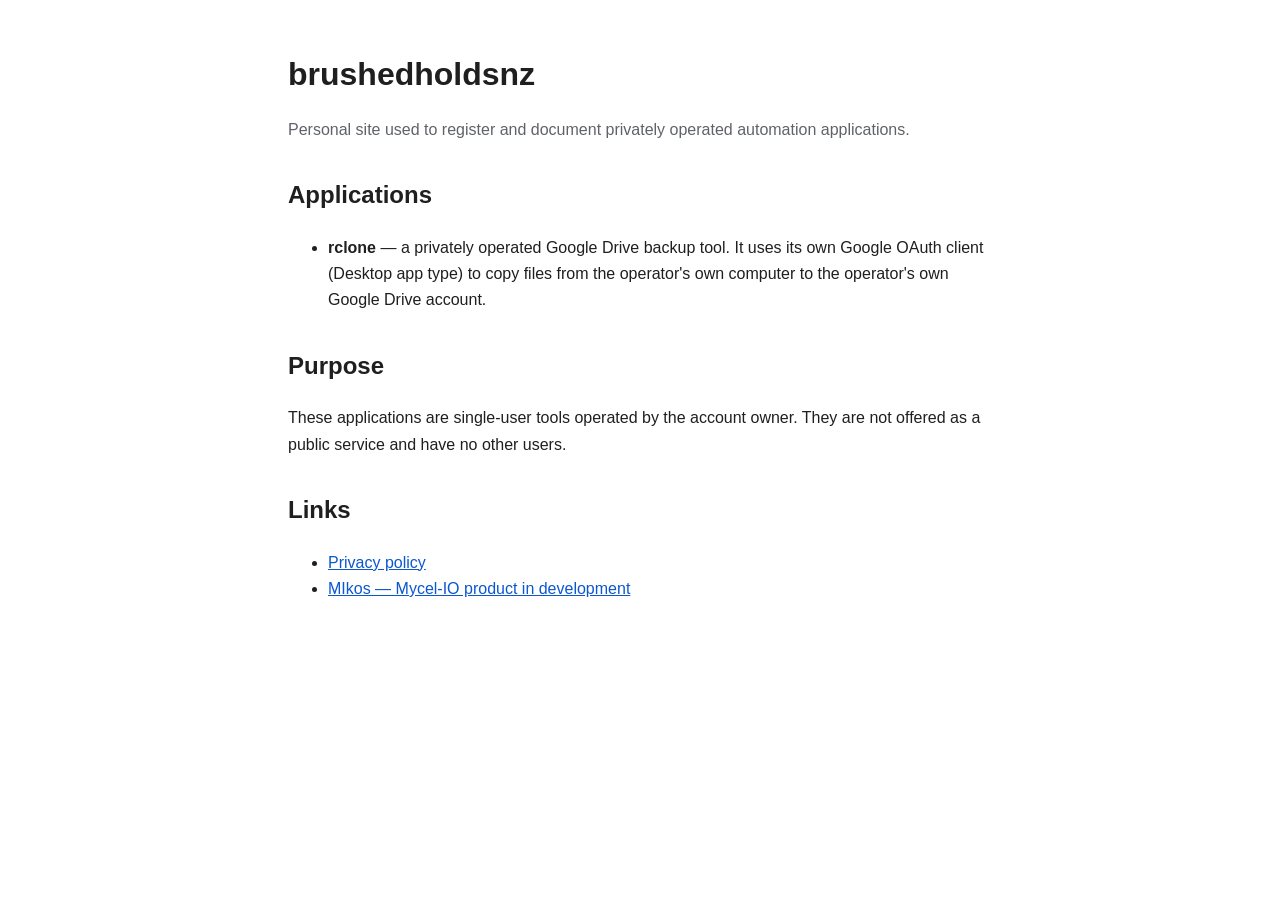
<file: index.html>
<!doctype html>
<html lang="en">
<head>
<meta charset="utf-8">
<title>brushedholdsnz</title>
<meta name="viewport" content="width=device-width,initial-scale=1">
<style>
  body{font-family:-apple-system,BlinkMacSystemFont,"Segoe UI",Roboto,Helvetica,Arial,sans-serif;
       max-width:44rem;margin:3rem auto;padding:0 1.25rem;line-height:1.65;color:#1f1f1f}
  h1{margin-bottom:.25rem} h2{margin-top:2rem}
  .muted{color:#5f6368}
  a{color:#0b57d0}
</style>
</head>
<body>
  <h1>brushedholdsnz</h1>
  <p class="muted">Personal site used to register and document privately operated automation applications.</p>

  <h2>Applications</h2>
  <ul>
    <li><strong>rclone</strong> &mdash; a privately operated Google Drive backup tool. It uses its own
        Google OAuth client (Desktop app type) to copy files from the operator's own computer to the
        operator's own Google Drive account.</li>
  </ul>

  <h2>Purpose</h2>
  <p>These applications are single-user tools operated by the account owner. They are not offered
     as a public service and have no other users.</p>

  <h2>Links</h2>
  <ul>
    <li><a href="/privacy.html">Privacy policy</a></li>
    <li><a href="/mikos/">MIkos &mdash; Mycel-IO product in development</a></li>
  </ul>
</body>
</html>
</file>
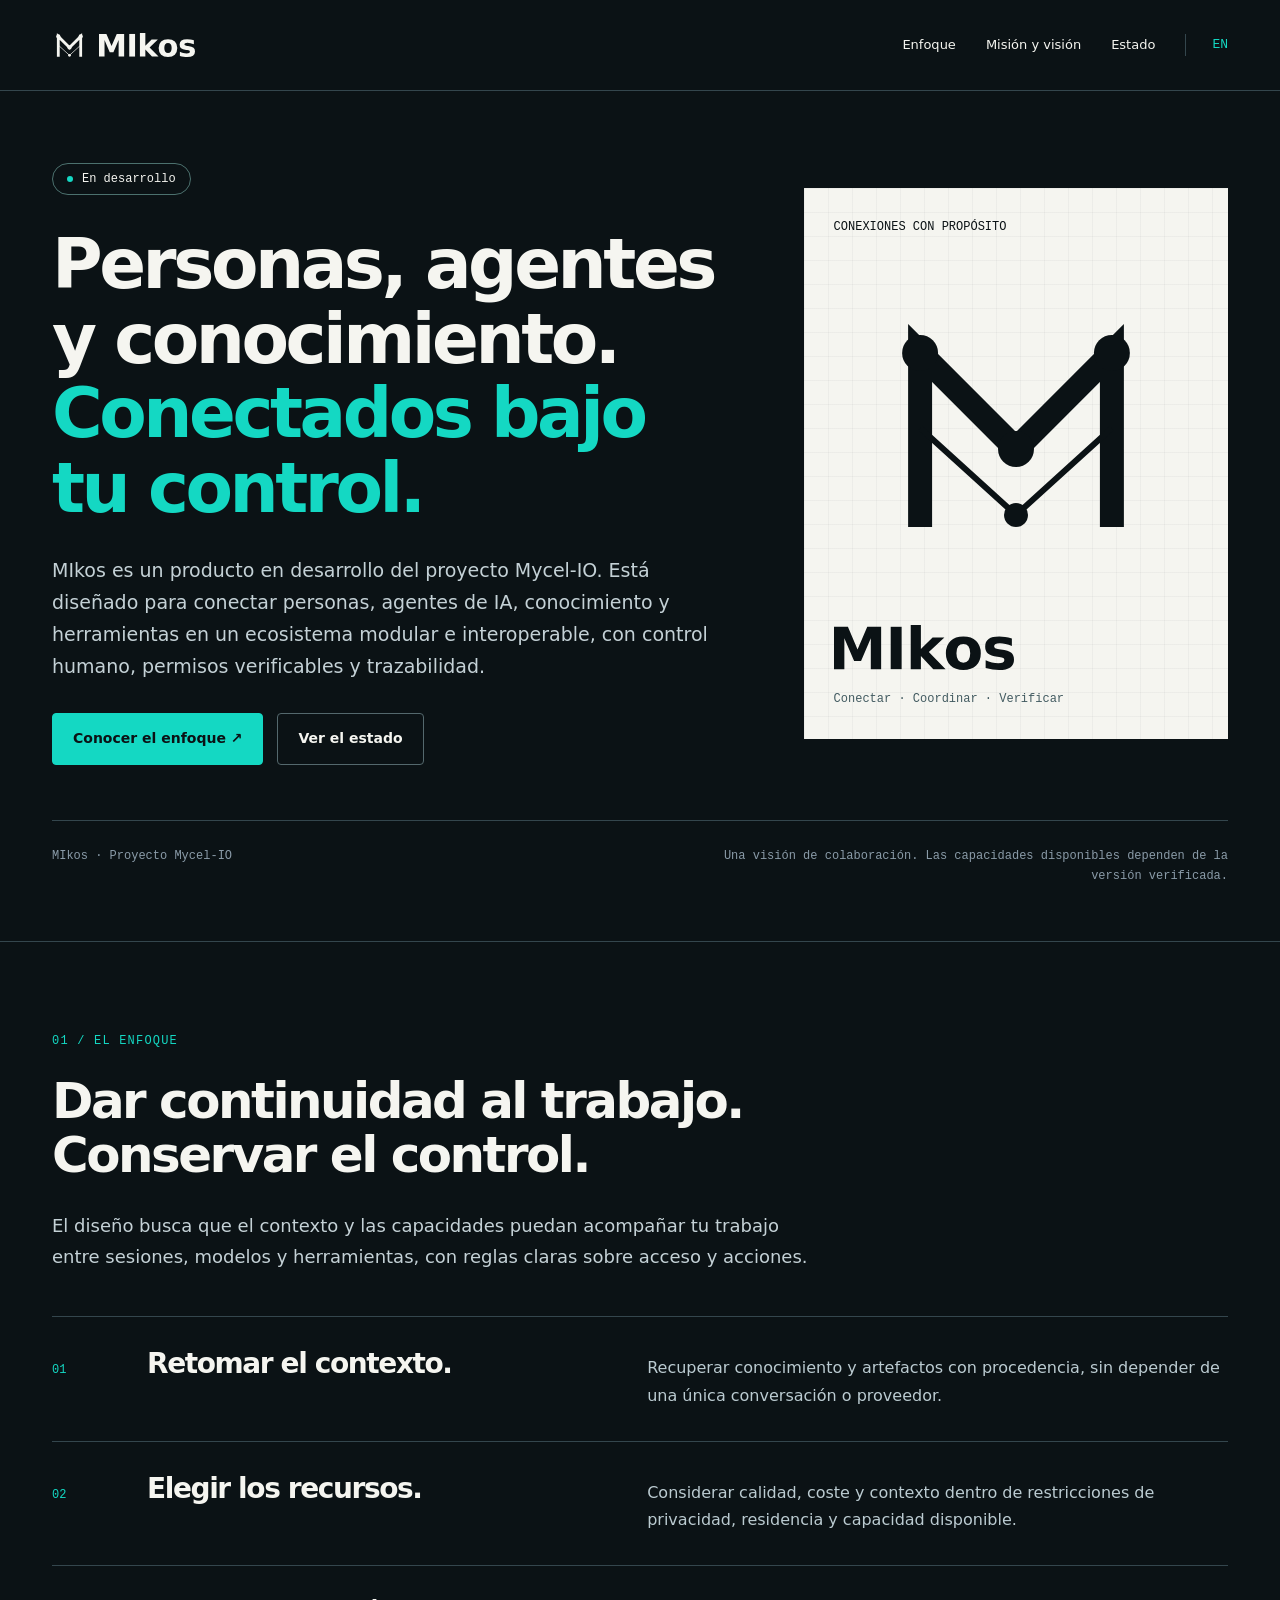
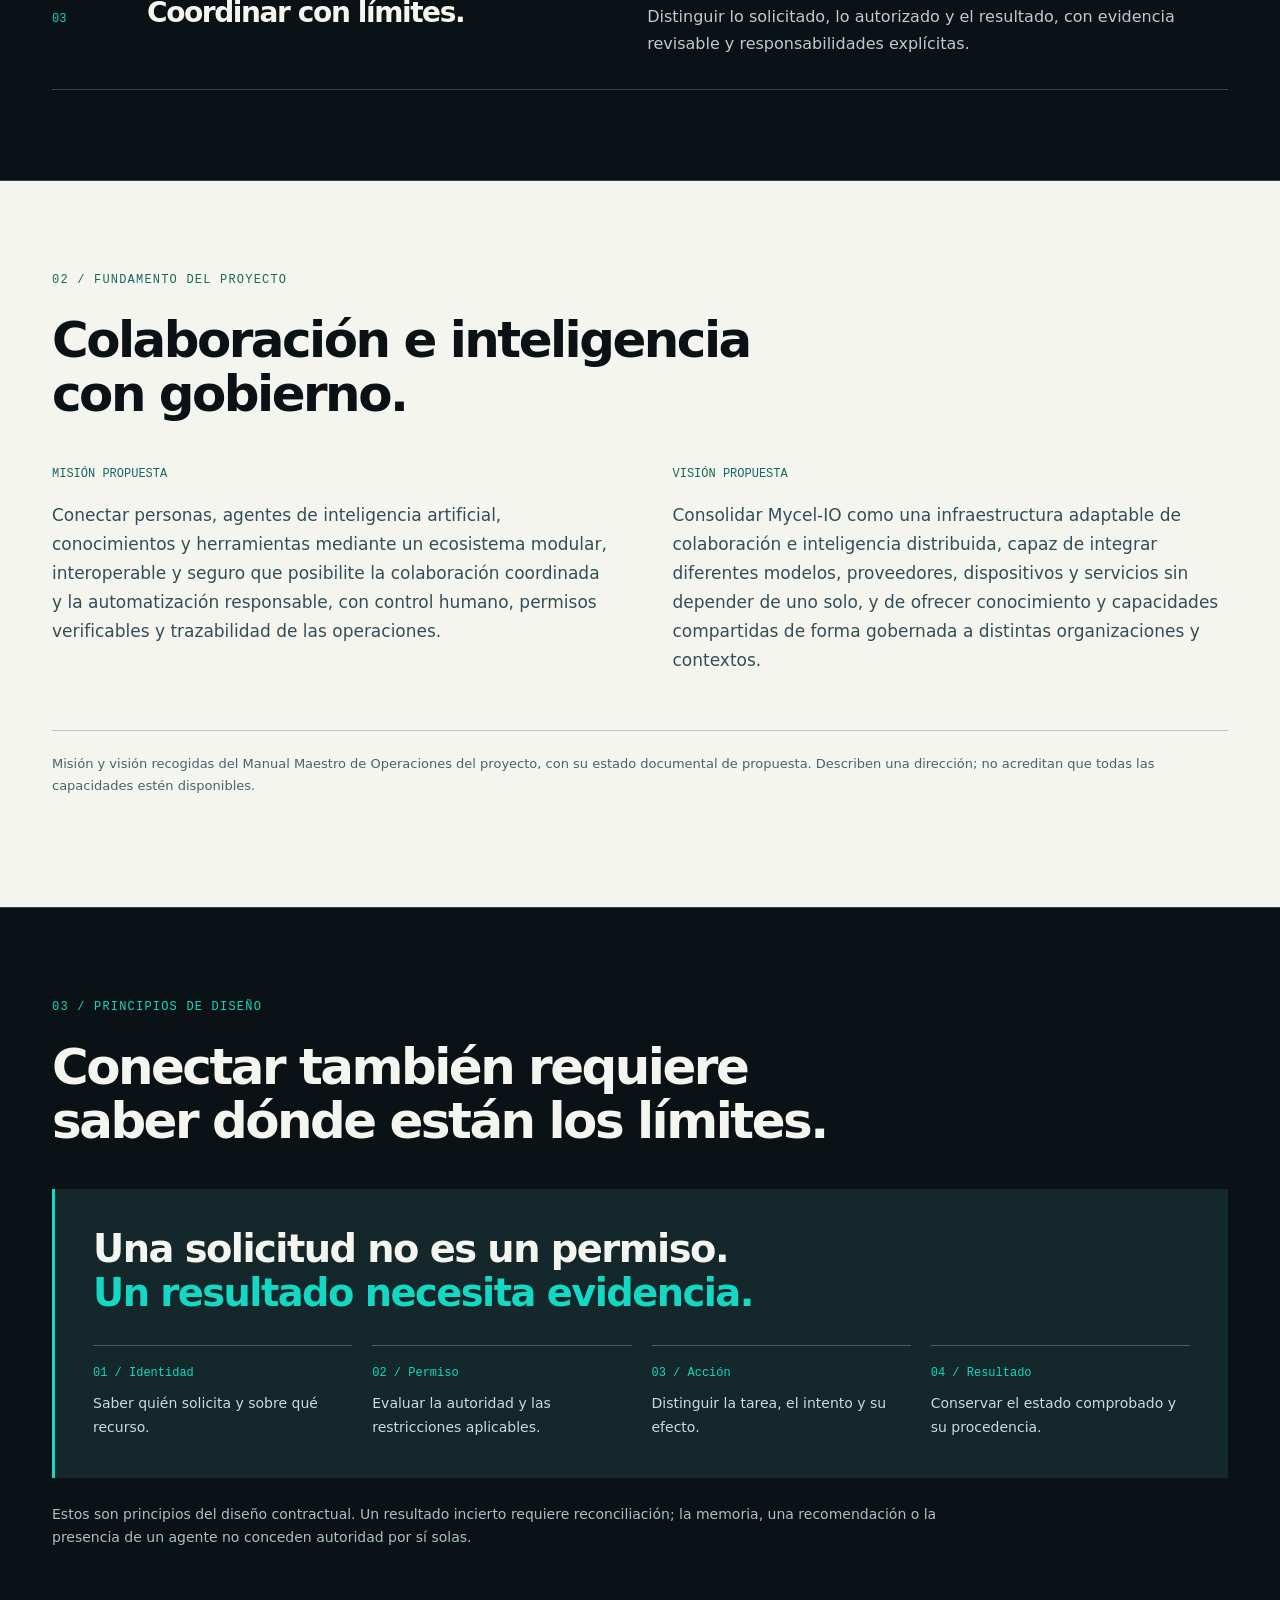
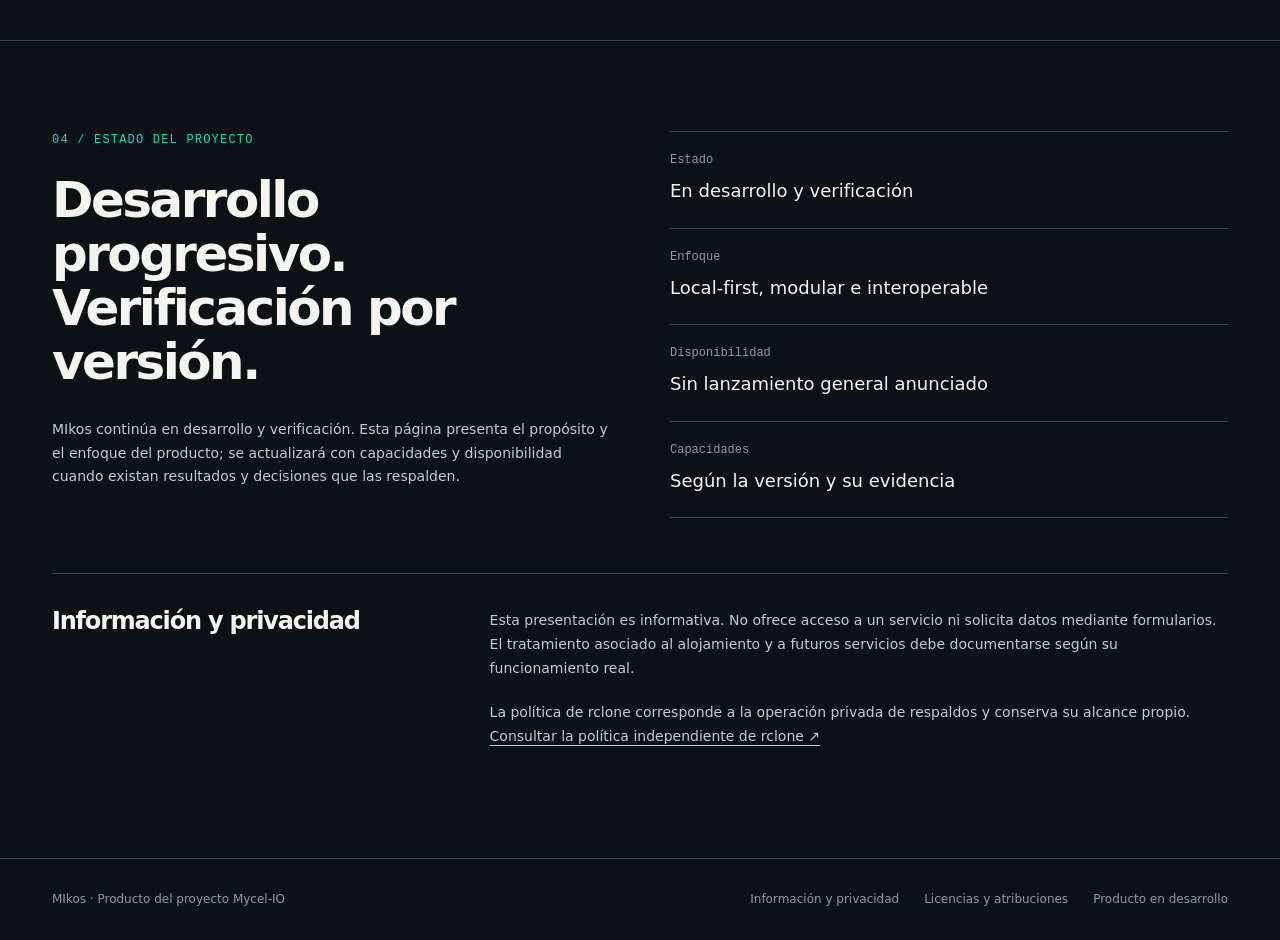
<file: mikos/index.html>
<!doctype html>
<html lang="es"><head><meta charset="utf-8"><meta name="viewport" content="width=device-width,initial-scale=1"><meta name="color-scheme" content="dark light"><meta name="description" content="MIkos es un producto en desarrollo de Mycel-IO, diseñado para conectar personas, agentes de IA, conocimiento y herramientas con control humano."><meta property="og:type" content="website"><meta property="og:site_name" content="MIkos"><meta property="og:title" content="MIkos · Personas, IA y conocimiento conectados"><meta property="og:description" content="MIkos es un producto en desarrollo de Mycel-IO, diseñado para conectar personas, agentes de IA, conocimiento y herramientas con control humano."><title>MIkos · Personas, IA y conocimiento conectados</title><link rel="alternate" hreflang="en" href="en/"><link rel="icon" href="assets/favicon.svg" type="image/svg+xml"><link rel="stylesheet" href="assets/site.css"><script src="assets/site.js" defer></script></head><body><a class="skip" href="#main">Saltar al contenido</a><header class="header"><div class="wrap head-inner"><a href="./" aria-label="MIkos"><span class="brand"><img src="assets/MIkos-Simbolo-Paper.svg" alt="" width="35" height="35"><img class="word" src="assets/MIkos-Wordmark-Paper.svg" alt="MIkos" width="96" height="24"></span></a><button class="menu-button" type="button" aria-controls="navigation" aria-expanded="false" aria-label="Abrir navegación" data-open-label="Abrir navegación" data-close-label="Cerrar navegación">Índice ☰</button><nav class="main-nav" id="navigation" aria-label="Navegación principal"><a href="#enfoque">Enfoque</a><a href="#fundamento">Misión y visión</a><a href="#estado">Estado</a><a class="language" href="en/" lang="en" hreflang="en">EN</a></nav></div></header><main id="main"><section class="hero"><div class="wrap"><div class="hero-grid"><div><span class="pill">En desarrollo</span><h1>Personas, agentes<br>y conocimiento.<br><em>Conectados bajo<br>tu control.</em></h1><p class="intro">MIkos es un producto en desarrollo del proyecto Mycel-IO. Está diseñado para conectar personas, agentes de IA, conocimiento y herramientas en un ecosistema modular e interoperable, con control humano, permisos verificables y trazabilidad.</p><div class="actions"><a class="button" href="#enfoque">Conocer el enfoque ↗</a><a class="button secondary" href="#estado">Ver el estado</a></div></div><div class="hero-visual" aria-hidden="true"><span class="label">CONEXIONES CON PROPÓSITO</span><img class="symbol" src="assets/MIkos-Simbolo-Ink.svg" width="300" height="300" alt=""><div class="visual-foot"><img class="word" src="assets/MIkos-Wordmark-Ink.svg" width="180" height="45" alt=""><span>Conectar · Coordinar · Verificar</span></div></div></div><div class="hero-foot"><span>MIkos · Proyecto Mycel-IO</span><span>Una visión de colaboración. Las capacidades disponibles dependen de la versión verificada.</span></div></div></section><section class="section" id="enfoque"><div class="wrap"><div class="eyebrow">01 / El enfoque</div><h2>Dar continuidad al trabajo.<br>Conservar el control.</h2><p class="section-lead">El diseño busca que el contexto y las capacidades puedan acompañar tu trabajo entre sesiones, modelos y herramientas, con reglas claras sobre acceso y acciones.</p><div class="work-list"><article class="work-row"><span class="number">01</span><h3>Retomar el contexto.</h3><p>Recuperar conocimiento y artefactos con procedencia, sin depender de una única conversación o proveedor.</p></article><article class="work-row"><span class="number">02</span><h3>Elegir los recursos.</h3><p>Considerar calidad, coste y contexto dentro de restricciones de privacidad, residencia y capacidad disponible.</p></article><article class="work-row"><span class="number">03</span><h3>Coordinar con límites.</h3><p>Distinguir lo solicitado, lo autorizado y el resultado, con evidencia revisable y responsabilidades explícitas.</p></article></div></div></section><section class="section paper" id="fundamento"><div class="wrap"><div class="eyebrow">02 / Fundamento del proyecto</div><h2>Colaboración e inteligencia<br>con gobierno.</h2><div class="foundation-grid"><article><span class="kicker">MISIÓN PROPUESTA</span><p>Conectar personas, agentes de inteligencia artificial, conocimientos y herramientas mediante un ecosistema modular, interoperable y seguro que posibilite la colaboración coordinada y la automatización responsable, con control humano, permisos verificables y trazabilidad de las operaciones.</p></article><article><span class="kicker">VISIÓN PROPUESTA</span><p>Consolidar Mycel-IO como una infraestructura adaptable de colaboración e inteligencia distribuida, capaz de integrar diferentes modelos, proveedores, dispositivos y servicios sin depender de uno solo, y de ofrecer conocimiento y capacidades compartidas de forma gobernada a distintas organizaciones y contextos.</p></article></div><p class="source-note">Misión y visión recogidas del Manual Maestro de Operaciones del proyecto, con su estado documental de propuesta. Describen una dirección; no acreditan que todas las capacidades estén disponibles.</p></div></section><section class="section" id="control"><div class="wrap"><div class="eyebrow">03 / Principios de diseño</div><h2>Conectar también requiere<br>saber dónde están los límites.</h2><div class="control-panel"><p class="statement">Una solicitud no es un permiso.<br><em>Un resultado necesita evidencia.</em></p><div class="steps"><div class="step"><span>01 / Identidad</span><p>Saber quién solicita y sobre qué recurso.</p></div><div class="step"><span>02 / Permiso</span><p>Evaluar la autoridad y las restricciones aplicables.</p></div><div class="step"><span>03 / Acción</span><p>Distinguir la tarea, el intento y su efecto.</p></div><div class="step"><span>04 / Resultado</span><p>Conservar el estado comprobado y su procedencia.</p></div></div></div><p class="control-foot">Estos son principios del diseño contractual. Un resultado incierto requiere reconciliación; la memoria, una recomendación o la presencia de un agente no conceden autoridad por sí solas.</p></div></section><section class="section" id="estado"><div class="wrap"><div class="status-grid"><div><div class="eyebrow">04 / Estado del proyecto</div><h2>Desarrollo progresivo.<br>Verificación por versión.</h2><p class="status-note">MIkos continúa en desarrollo y verificación. Esta página presenta el propósito y el enfoque del producto; se actualizará con capacidades y disponibilidad cuando existan resultados y decisiones que las respalden.</p></div><dl class="status-list"><div><dt>Estado</dt><dd>En desarrollo y verificación</dd></div><div><dt>Enfoque</dt><dd>Local-first, modular e interoperable</dd></div><div><dt>Disponibilidad</dt><dd>Sin lanzamiento general anunciado</dd></div><div><dt>Capacidades</dt><dd>Según la versión y su evidencia</dd></div></dl></div><div class="legal-block" id="privacidad"><h3>Información y privacidad</h3><div><p>Esta presentación es informativa. No ofrece acceso a un servicio ni solicita datos mediante formularios. El tratamiento asociado al alojamiento y a futuros servicios debe documentarse según su funcionamiento real.</p><p>La política de rclone corresponde a la operación privada de respaldos y conserva su alcance propio. <a class="text-link" href="../privacy.html">Consultar la política independiente de rclone ↗</a></p></div></div></div></section></main><footer class="footer"><div class="wrap"><span>MIkos · Producto del proyecto Mycel-IO</span><div class="footer-links"><a href="#privacidad">Información y privacidad</a><a href="credits.html">Licencias y atribuciones</a><span>Producto en desarrollo</span></div></div></footer></body></html>
</file>
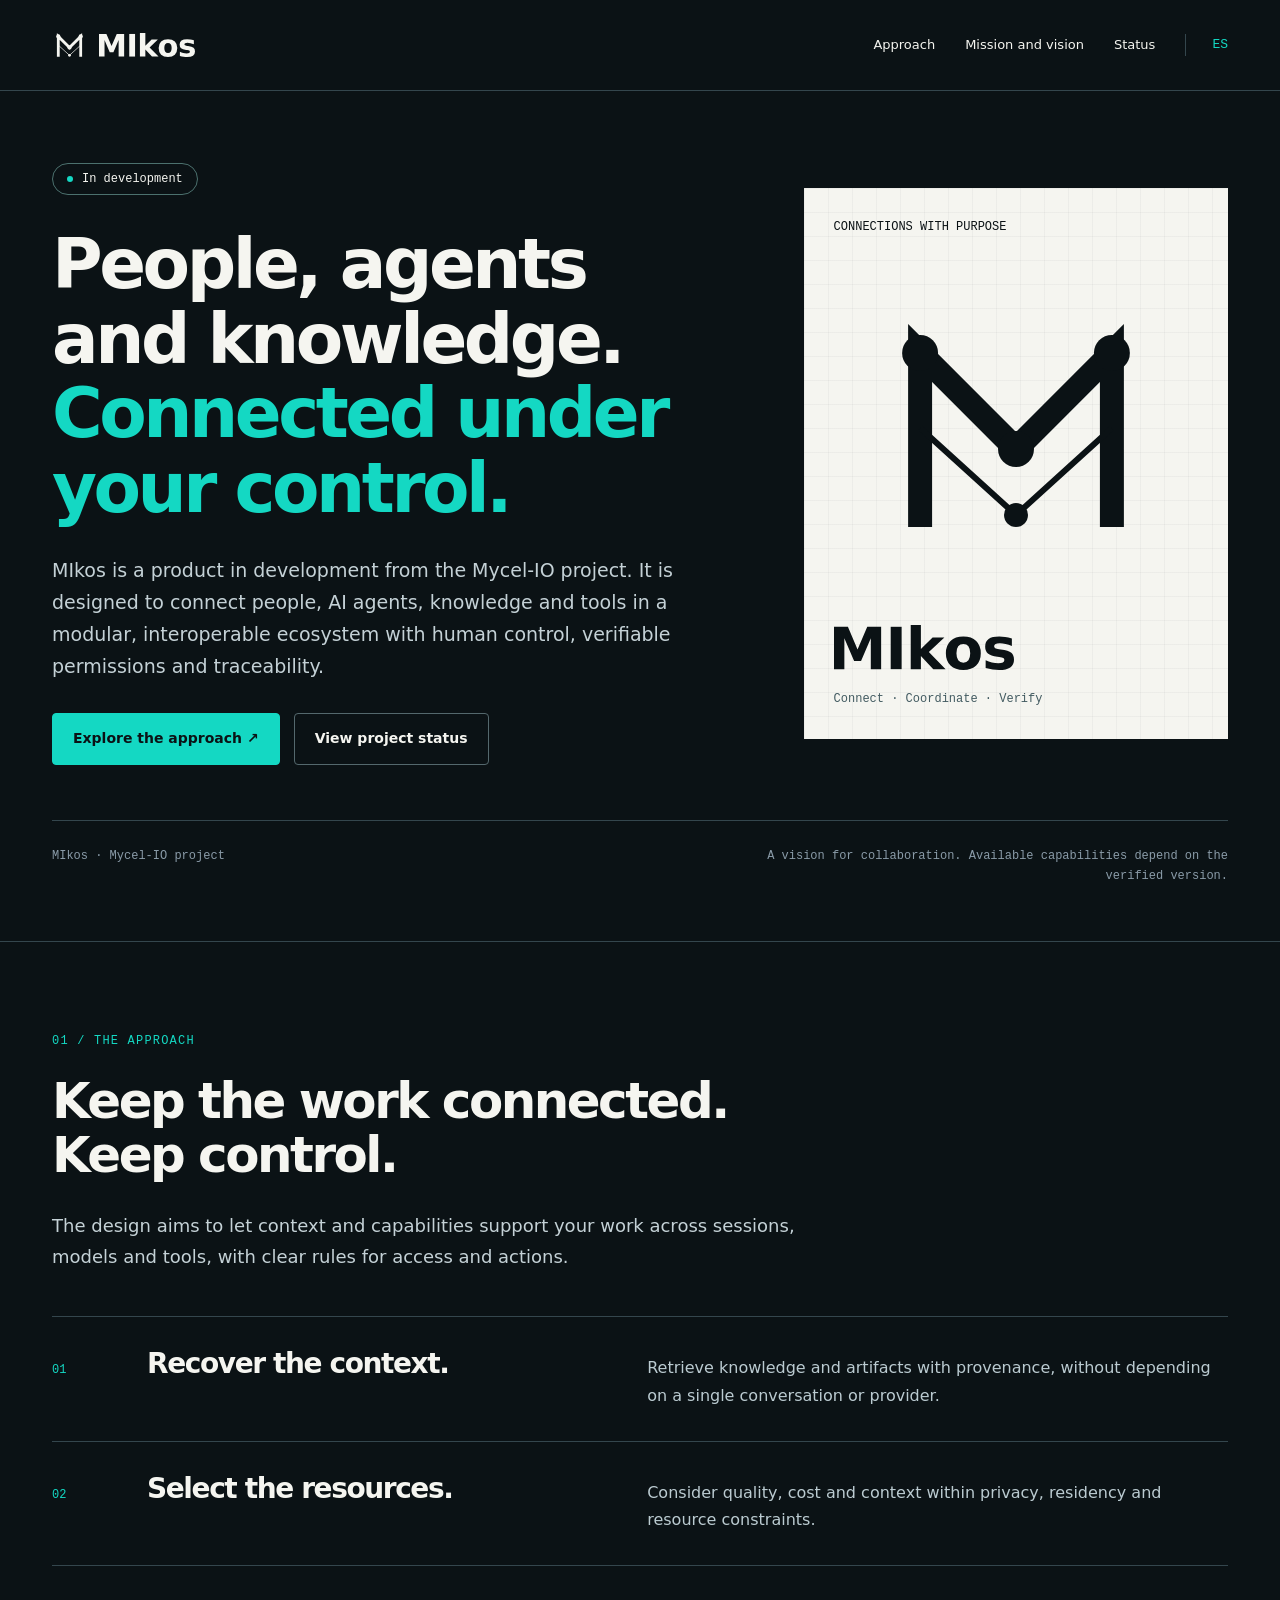
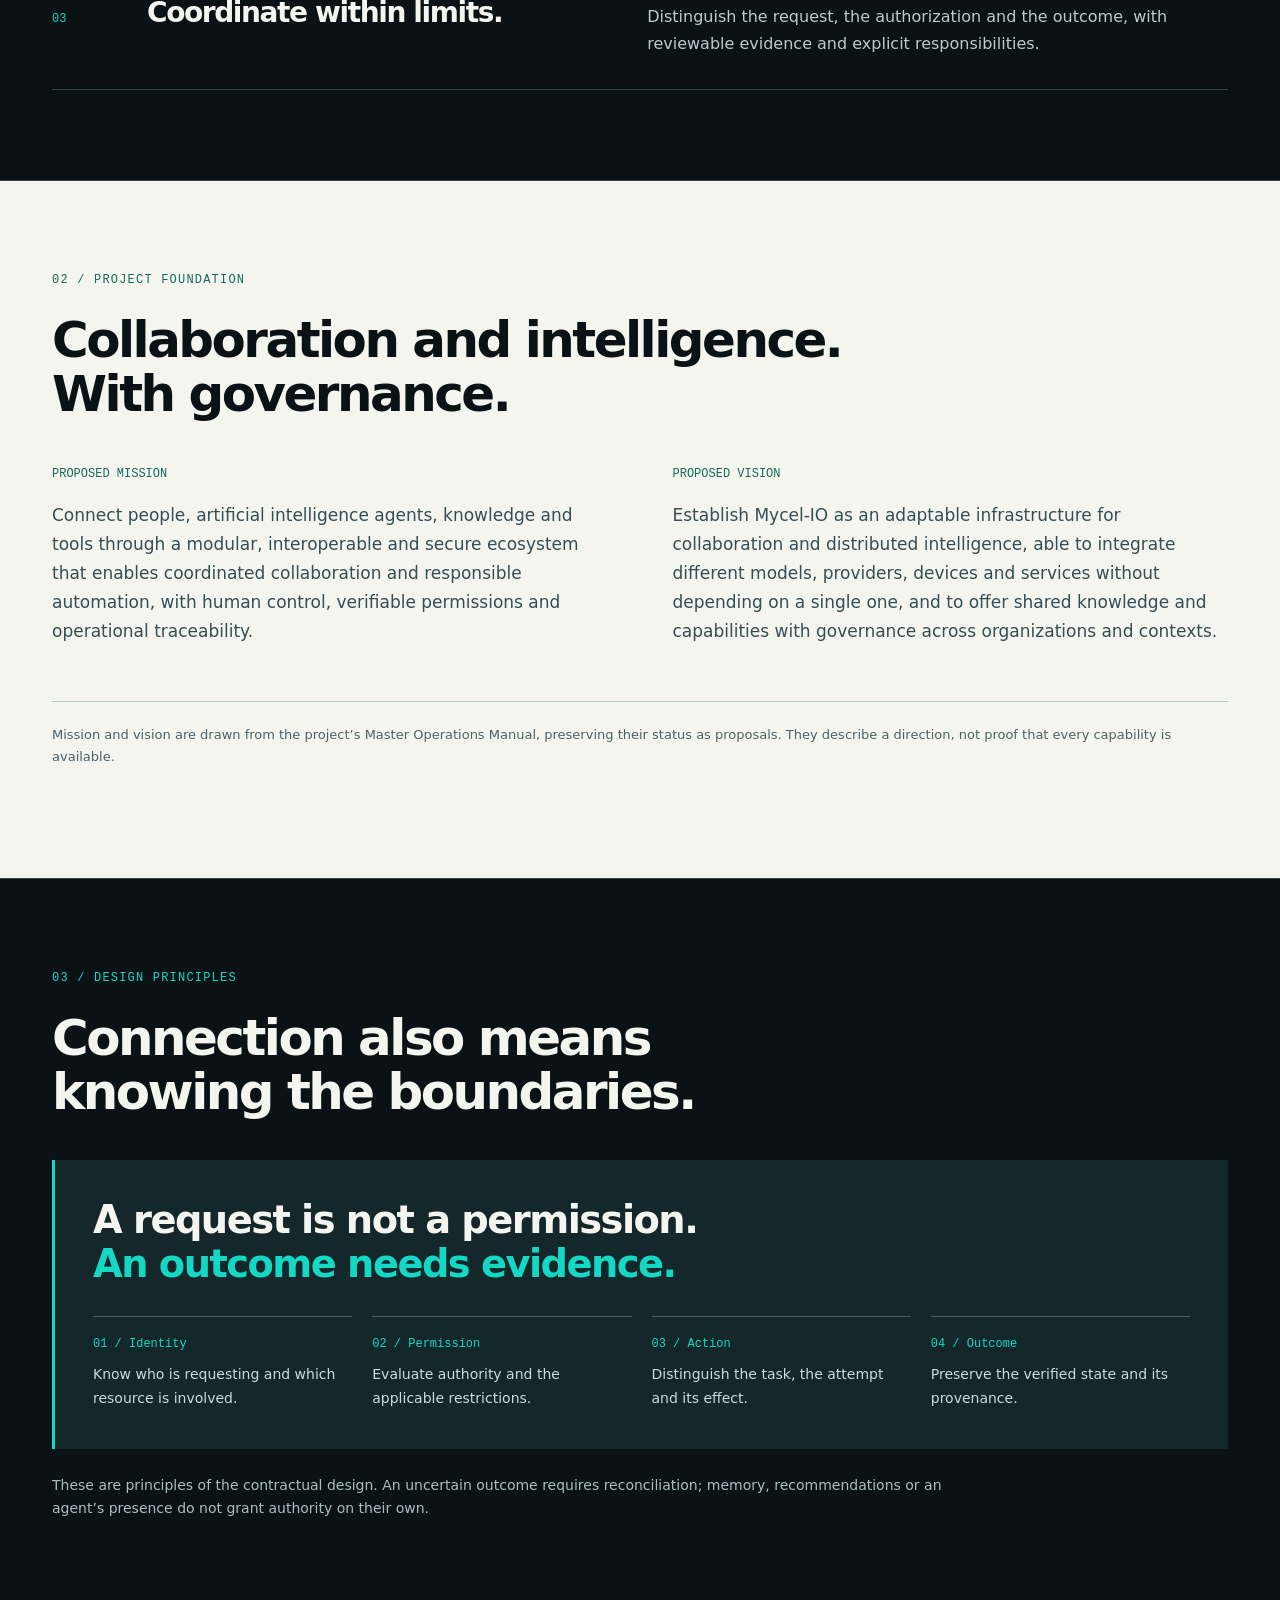
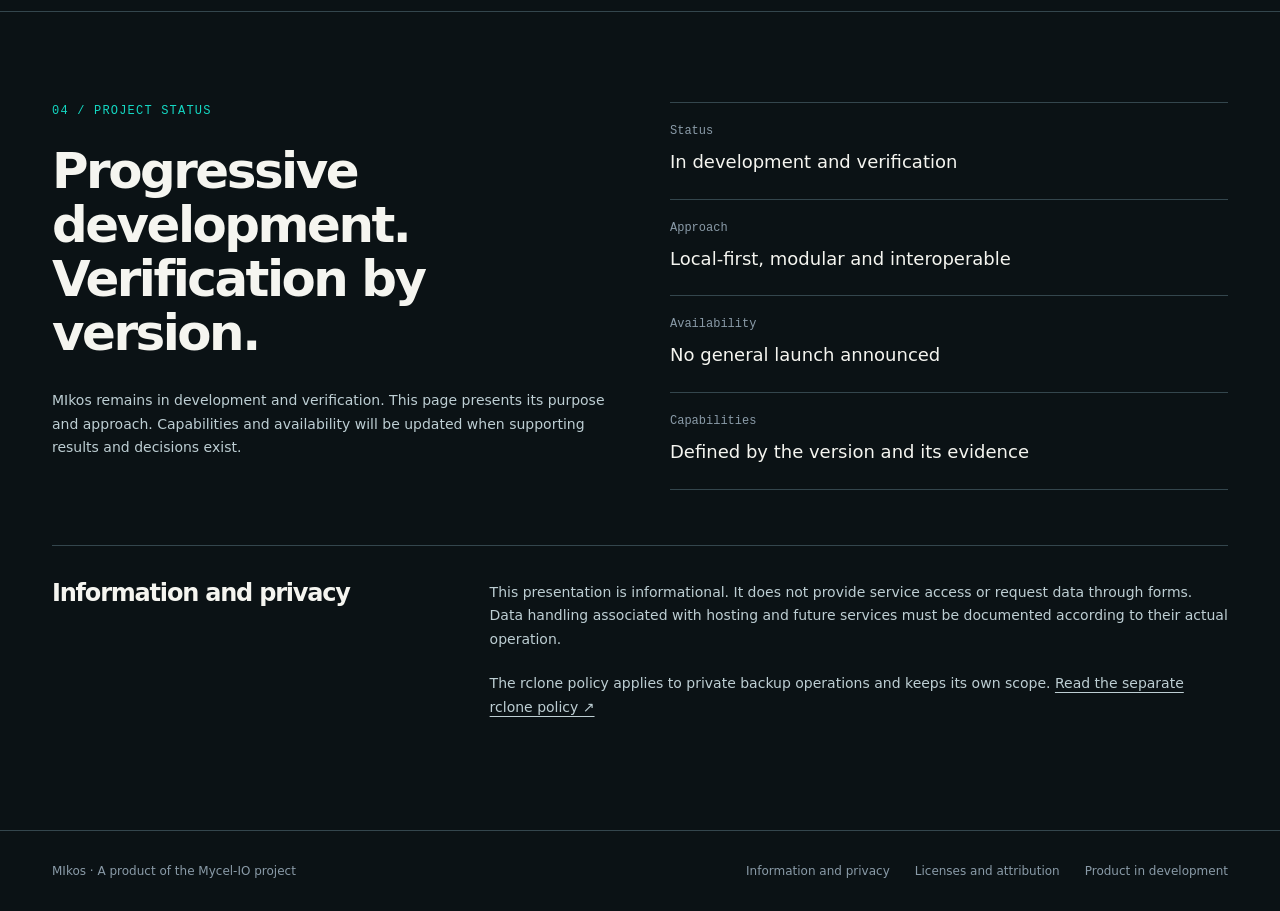
<file: mikos/en/index.html>
<!doctype html>
<html lang="en"><head><meta charset="utf-8"><meta name="viewport" content="width=device-width,initial-scale=1"><meta name="color-scheme" content="dark light"><meta name="description" content="MIkos is a product in development from Mycel-IO, designed to connect people, AI agents, knowledge and tools with human control."><meta property="og:type" content="website"><meta property="og:site_name" content="MIkos"><meta property="og:title" content="MIkos · People, AI and knowledge connected"><meta property="og:description" content="MIkos is a product in development from Mycel-IO, designed to connect people, AI agents, knowledge and tools with human control."><title>MIkos · People, AI and knowledge connected</title><link rel="alternate" hreflang="es" href="../"><link rel="icon" href="../assets/favicon.svg" type="image/svg+xml"><link rel="stylesheet" href="../assets/site.css"><script src="../assets/site.js" defer></script></head><body><a class="skip" href="#main">Skip to content</a><header class="header"><div class="wrap head-inner"><a href="./" aria-label="MIkos"><span class="brand"><img src="../assets/MIkos-Simbolo-Paper.svg" alt="" width="35" height="35"><img class="word" src="../assets/MIkos-Wordmark-Paper.svg" alt="MIkos" width="96" height="24"></span></a><button class="menu-button" type="button" aria-controls="navigation" aria-expanded="false" aria-label="Open navigation" data-open-label="Open navigation" data-close-label="Close navigation">Menu ☰</button><nav class="main-nav" id="navigation" aria-label="Main navigation"><a href="#enfoque">Approach</a><a href="#fundamento">Mission and vision</a><a href="#estado">Status</a><a class="language" href="../" lang="es" hreflang="es">ES</a></nav></div></header><main id="main"><section class="hero"><div class="wrap"><div class="hero-grid"><div><span class="pill">In development</span><h1>People, agents<br>and knowledge.<br><em>Connected under<br>your control.</em></h1><p class="intro">MIkos is a product in development from the Mycel-IO project. It is designed to connect people, AI agents, knowledge and tools in a modular, interoperable ecosystem with human control, verifiable permissions and traceability.</p><div class="actions"><a class="button" href="#enfoque">Explore the approach ↗</a><a class="button secondary" href="#estado">View project status</a></div></div><div class="hero-visual" aria-hidden="true"><span class="label">CONNECTIONS WITH PURPOSE</span><img class="symbol" src="../assets/MIkos-Simbolo-Ink.svg" width="300" height="300" alt=""><div class="visual-foot"><img class="word" src="../assets/MIkos-Wordmark-Ink.svg" width="180" height="45" alt=""><span>Connect · Coordinate · Verify</span></div></div></div><div class="hero-foot"><span>MIkos · Mycel-IO project</span><span>A vision for collaboration. Available capabilities depend on the verified version.</span></div></div></section><section class="section" id="enfoque"><div class="wrap"><div class="eyebrow">01 / The approach</div><h2>Keep the work connected.<br>Keep control.</h2><p class="section-lead">The design aims to let context and capabilities support your work across sessions, models and tools, with clear rules for access and actions.</p><div class="work-list"><article class="work-row"><span class="number">01</span><h3>Recover the context.</h3><p>Retrieve knowledge and artifacts with provenance, without depending on a single conversation or provider.</p></article><article class="work-row"><span class="number">02</span><h3>Select the resources.</h3><p>Consider quality, cost and context within privacy, residency and resource constraints.</p></article><article class="work-row"><span class="number">03</span><h3>Coordinate within limits.</h3><p>Distinguish the request, the authorization and the outcome, with reviewable evidence and explicit responsibilities.</p></article></div></div></section><section class="section paper" id="fundamento"><div class="wrap"><div class="eyebrow">02 / Project foundation</div><h2>Collaboration and intelligence.<br>With governance.</h2><div class="foundation-grid"><article><span class="kicker">PROPOSED MISSION</span><p>Connect people, artificial intelligence agents, knowledge and tools through a modular, interoperable and secure ecosystem that enables coordinated collaboration and responsible automation, with human control, verifiable permissions and operational traceability.</p></article><article><span class="kicker">PROPOSED VISION</span><p>Establish Mycel-IO as an adaptable infrastructure for collaboration and distributed intelligence, able to integrate different models, providers, devices and services without depending on a single one, and to offer shared knowledge and capabilities with governance across organizations and contexts.</p></article></div><p class="source-note">Mission and vision are drawn from the project’s Master Operations Manual, preserving their status as proposals. They describe a direction, not proof that every capability is available.</p></div></section><section class="section" id="control"><div class="wrap"><div class="eyebrow">03 / Design principles</div><h2>Connection also means<br>knowing the boundaries.</h2><div class="control-panel"><p class="statement">A request is not a permission.<br><em>An outcome needs evidence.</em></p><div class="steps"><div class="step"><span>01 / Identity</span><p>Know who is requesting and which resource is involved.</p></div><div class="step"><span>02 / Permission</span><p>Evaluate authority and the applicable restrictions.</p></div><div class="step"><span>03 / Action</span><p>Distinguish the task, the attempt and its effect.</p></div><div class="step"><span>04 / Outcome</span><p>Preserve the verified state and its provenance.</p></div></div></div><p class="control-foot">These are principles of the contractual design. An uncertain outcome requires reconciliation; memory, recommendations or an agent’s presence do not grant authority on their own.</p></div></section><section class="section" id="estado"><div class="wrap"><div class="status-grid"><div><div class="eyebrow">04 / Project status</div><h2>Progressive development.<br>Verification by version.</h2><p class="status-note">MIkos remains in development and verification. This page presents its purpose and approach. Capabilities and availability will be updated when supporting results and decisions exist.</p></div><dl class="status-list"><div><dt>Status</dt><dd>In development and verification</dd></div><div><dt>Approach</dt><dd>Local-first, modular and interoperable</dd></div><div><dt>Availability</dt><dd>No general launch announced</dd></div><div><dt>Capabilities</dt><dd>Defined by the version and its evidence</dd></div></dl></div><div class="legal-block" id="privacidad"><h3>Information and privacy</h3><div><p>This presentation is informational. It does not provide service access or request data through forms. Data handling associated with hosting and future services must be documented according to their actual operation.</p><p>The rclone policy applies to private backup operations and keeps its own scope. <a class="text-link" href="../../privacy.html">Read the separate rclone policy ↗</a></p></div></div></div></section></main><footer class="footer"><div class="wrap"><span>MIkos · A product of the Mycel-IO project</span><div class="footer-links"><a href="#privacidad">Information and privacy</a><a href="credits.html">Licenses and attribution</a><span>Product in development</span></div></div></footer></body></html>
</file>
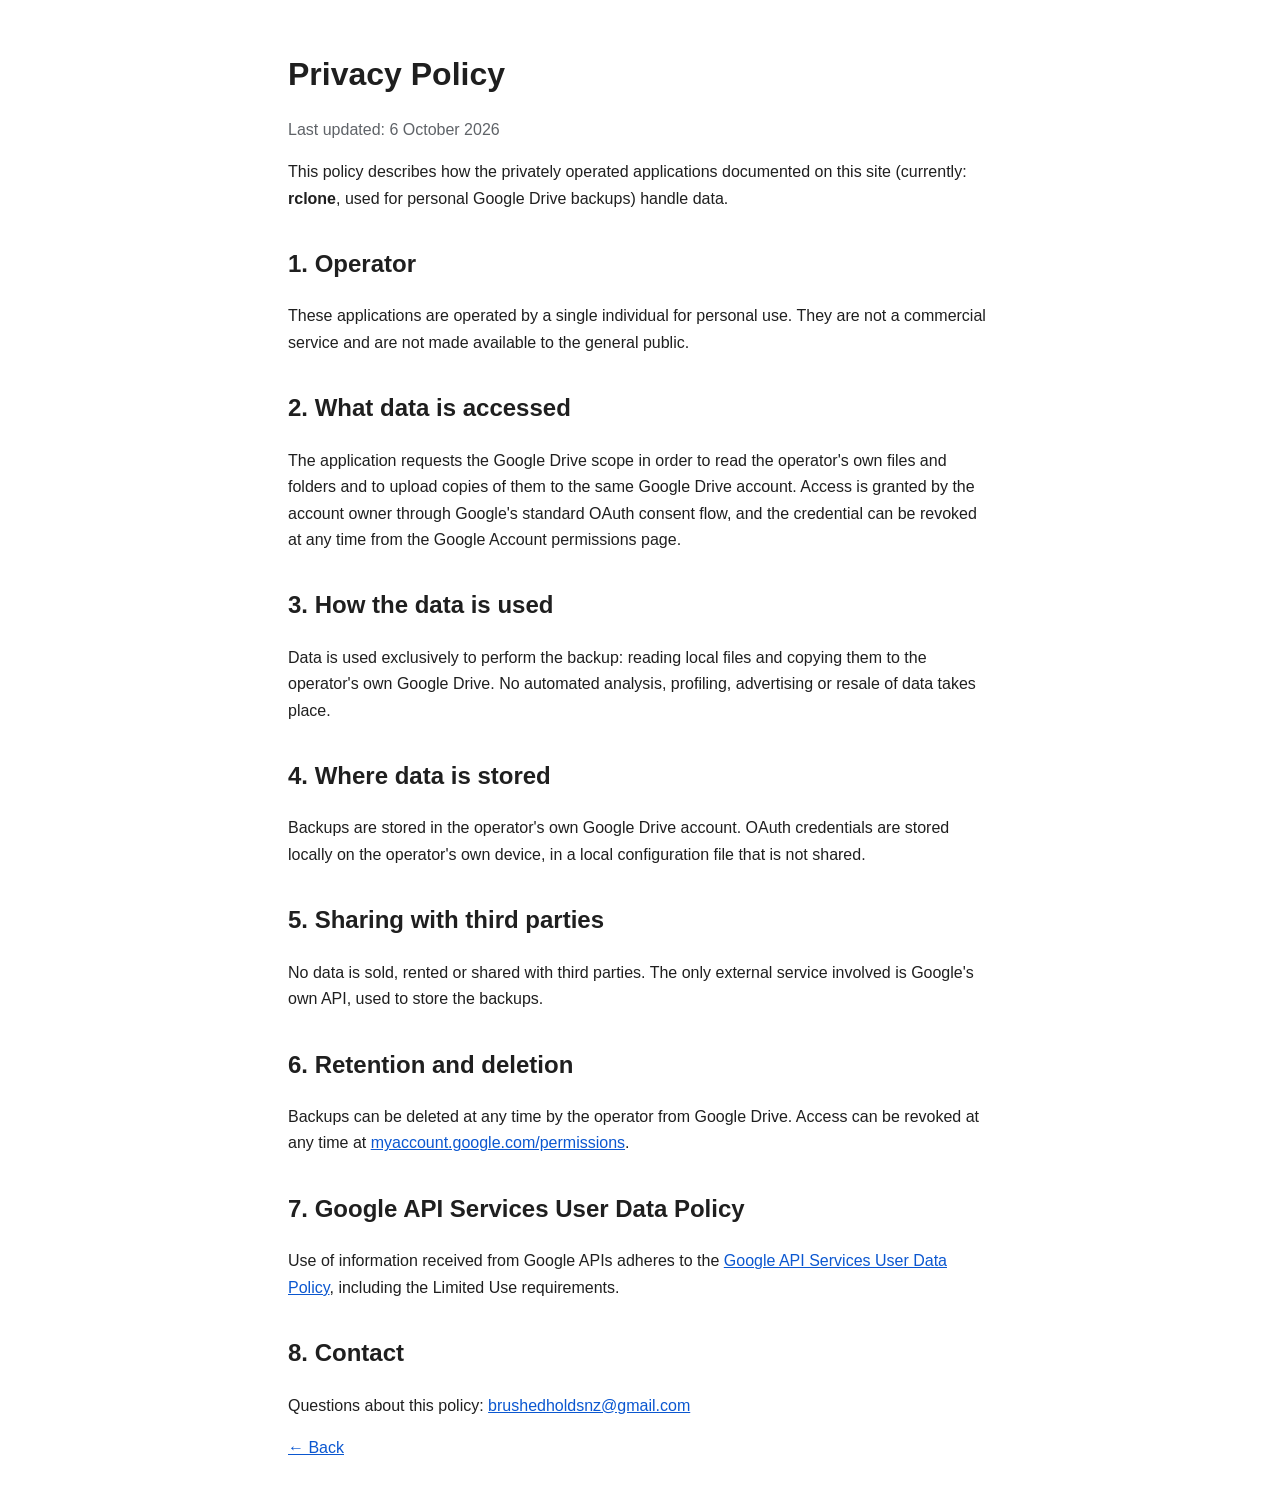
<file: privacy.html>
<!doctype html>
<html lang="en">
<head>
<meta charset="utf-8">
<title>Privacy Policy &mdash; brushedholdsnz</title>
<meta name="viewport" content="width=device-width,initial-scale=1">
<style>
  body{font-family:-apple-system,BlinkMacSystemFont,"Segoe UI",Roboto,Helvetica,Arial,sans-serif;
       max-width:44rem;margin:3rem auto;padding:0 1.25rem;line-height:1.65;color:#1f1f1f}
  h1{margin-bottom:.25rem} h2{margin-top:2rem}
  .muted{color:#5f6368}
  a{color:#0b57d0}
</style>
</head>
<body>
  <h1>Privacy Policy</h1>
  <p class="muted">Last updated: 6 October 2026</p>

  <p>This policy describes how the privately operated applications documented on this site
     (currently: <strong>rclone</strong>, used for personal Google Drive backups) handle data.</p>

  <h2>1. Operator</h2>
  <p>These applications are operated by a single individual for personal use. They are not a
     commercial service and are not made available to the general public.</p>

  <h2>2. What data is accessed</h2>
  <p>The application requests the Google Drive scope in order to read the operator's own files and
     folders and to upload copies of them to the same Google Drive account. Access is granted by the
     account owner through Google's standard OAuth consent flow, and the credential can be revoked
     at any time from the Google Account permissions page.</p>

  <h2>3. How the data is used</h2>
  <p>Data is used exclusively to perform the backup: reading local files and copying them to the
     operator's own Google Drive. No automated analysis, profiling, advertising or resale of data
     takes place.</p>

  <h2>4. Where data is stored</h2>
  <p>Backups are stored in the operator's own Google Drive account. OAuth credentials are stored
     locally on the operator's own device, in a local configuration file that is not shared.</p>

  <h2>5. Sharing with third parties</h2>
  <p>No data is sold, rented or shared with third parties. The only external service involved is
     Google's own API, used to store the backups.</p>

  <h2>6. Retention and deletion</h2>
  <p>Backups can be deleted at any time by the operator from Google Drive. Access can be revoked at
     any time at <a href="https://myaccount.google.com/permissions">myaccount.google.com/permissions</a>.</p>

  <h2>7. Google API Services User Data Policy</h2>
  <p>Use of information received from Google APIs adheres to the
     <a href="https://developers.google.com/terms/api-services-user-data-policy">Google API Services
     User Data Policy</a>, including the Limited Use requirements.</p>

  <h2>8. Contact</h2>
  <p>Questions about this policy: <a href="mailto:brushedholdsnz@gmail.com">brushedholdsnz@gmail.com</a></p>

  <p class="muted"><a href="/">&larr; Back</a></p>
</body>
</html>
</file>
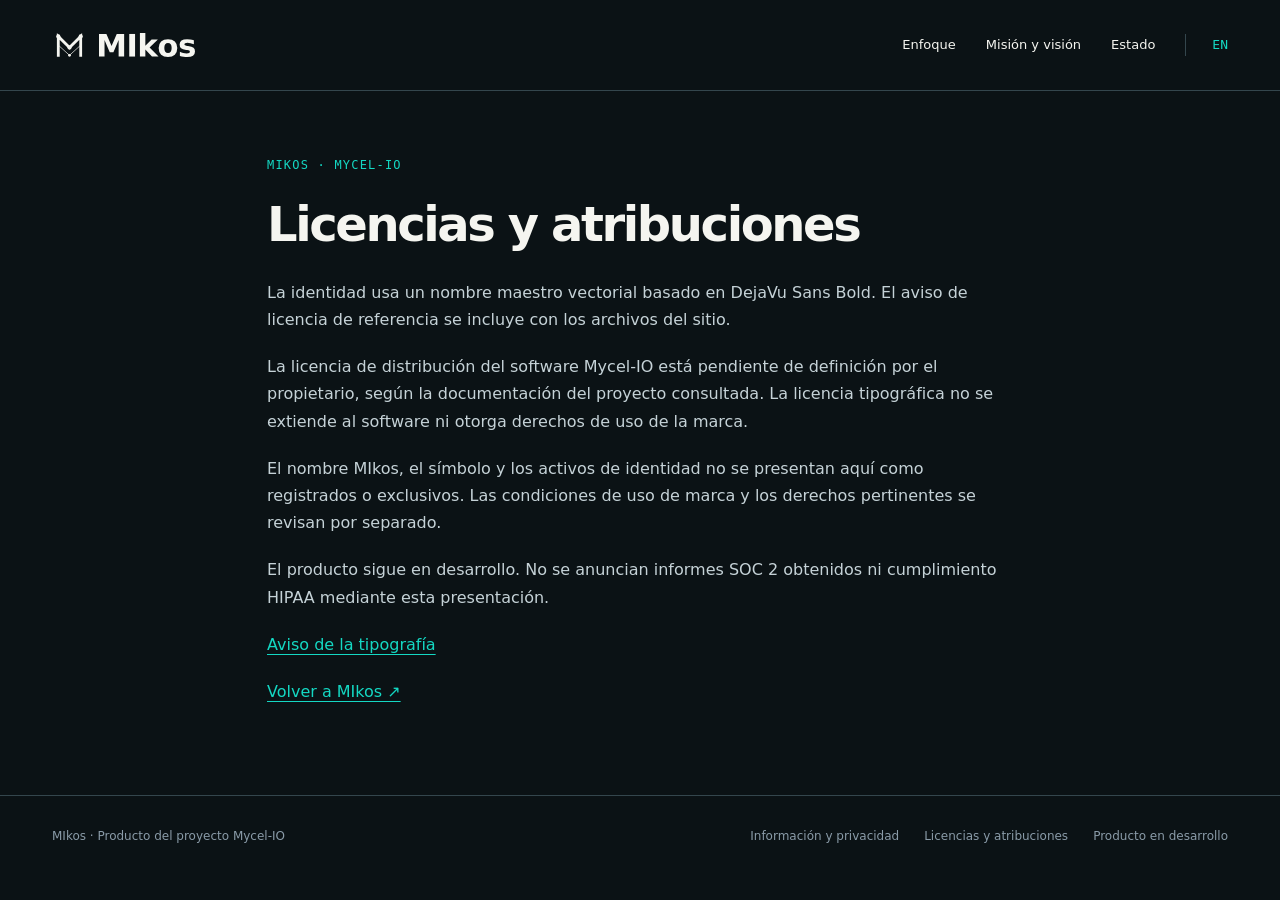
<file: mikos/credits.html>
<!doctype html>
<html lang="es"><head><meta charset="utf-8"><meta name="viewport" content="width=device-width,initial-scale=1"><meta name="color-scheme" content="dark light"><meta name="description" content="MIkos es un producto en desarrollo de Mycel-IO, diseñado para conectar personas, agentes de IA, conocimiento y herramientas con control humano."><meta property="og:type" content="website"><meta property="og:site_name" content="MIkos"><meta property="og:title" content="Licencias y atribuciones · MIkos"><meta property="og:description" content="MIkos es un producto en desarrollo de Mycel-IO, diseñado para conectar personas, agentes de IA, conocimiento y herramientas con control humano."><title>Licencias y atribuciones · MIkos</title><link rel="alternate" hreflang="en" href="en/credits.html"><link rel="icon" href="assets/favicon.svg" type="image/svg+xml"><link rel="stylesheet" href="assets/site.css"><script src="assets/site.js" defer></script></head><body><a class="skip" href="#main">Saltar al contenido</a><header class="header"><div class="wrap head-inner"><a href="./" aria-label="MIkos"><span class="brand"><img src="assets/MIkos-Simbolo-Paper.svg" alt="" width="35" height="35"><img class="word" src="assets/MIkos-Wordmark-Paper.svg" alt="MIkos" width="96" height="24"></span></a><button class="menu-button" type="button" aria-controls="navigation" aria-expanded="false" aria-label="Abrir navegación" data-open-label="Abrir navegación" data-close-label="Cerrar navegación">Índice ☰</button><nav class="main-nav" id="navigation" aria-label="Navegación principal"><a href="./#enfoque">Enfoque</a><a href="./#fundamento">Misión y visión</a><a href="./#estado">Estado</a><a class="language" href="en/credits.html" lang="en" hreflang="en">EN</a></nav></div></header><main id="main" class="wrap credits"><div class="eyebrow">MIkos · Mycel-IO</div><h1>Licencias y atribuciones</h1><p>La identidad usa un nombre maestro vectorial basado en DejaVu Sans Bold. El aviso de licencia de referencia se incluye con los archivos del sitio.</p><p>La licencia de distribución del software Mycel-IO está pendiente de definición por el propietario, según la documentación del proyecto consultada. La licencia tipográfica no se extiende al software ni otorga derechos de uso de la marca.</p><p>El nombre MIkos, el símbolo y los activos de identidad no se presentan aquí como registrados o exclusivos. Las condiciones de uso de marca y los derechos pertinentes se revisan por separado.</p><p>El producto sigue en desarrollo. No se anuncian informes SOC 2 obtenidos ni cumplimiento HIPAA mediante esta presentación.</p><p><a class="text-link" href="assets/MIkos-Tipografia-Licencia.txt">Aviso de la tipografía</a></p><p><a class="text-link" href="./">Volver a MIkos ↗</a></p></main><footer class="footer"><div class="wrap"><span>MIkos · Producto del proyecto Mycel-IO</span><div class="footer-links"><a href="./#privacidad">Información y privacidad</a><a href="credits.html">Licencias y atribuciones</a><span>Producto en desarrollo</span></div></div></footer></body></html>
</file>
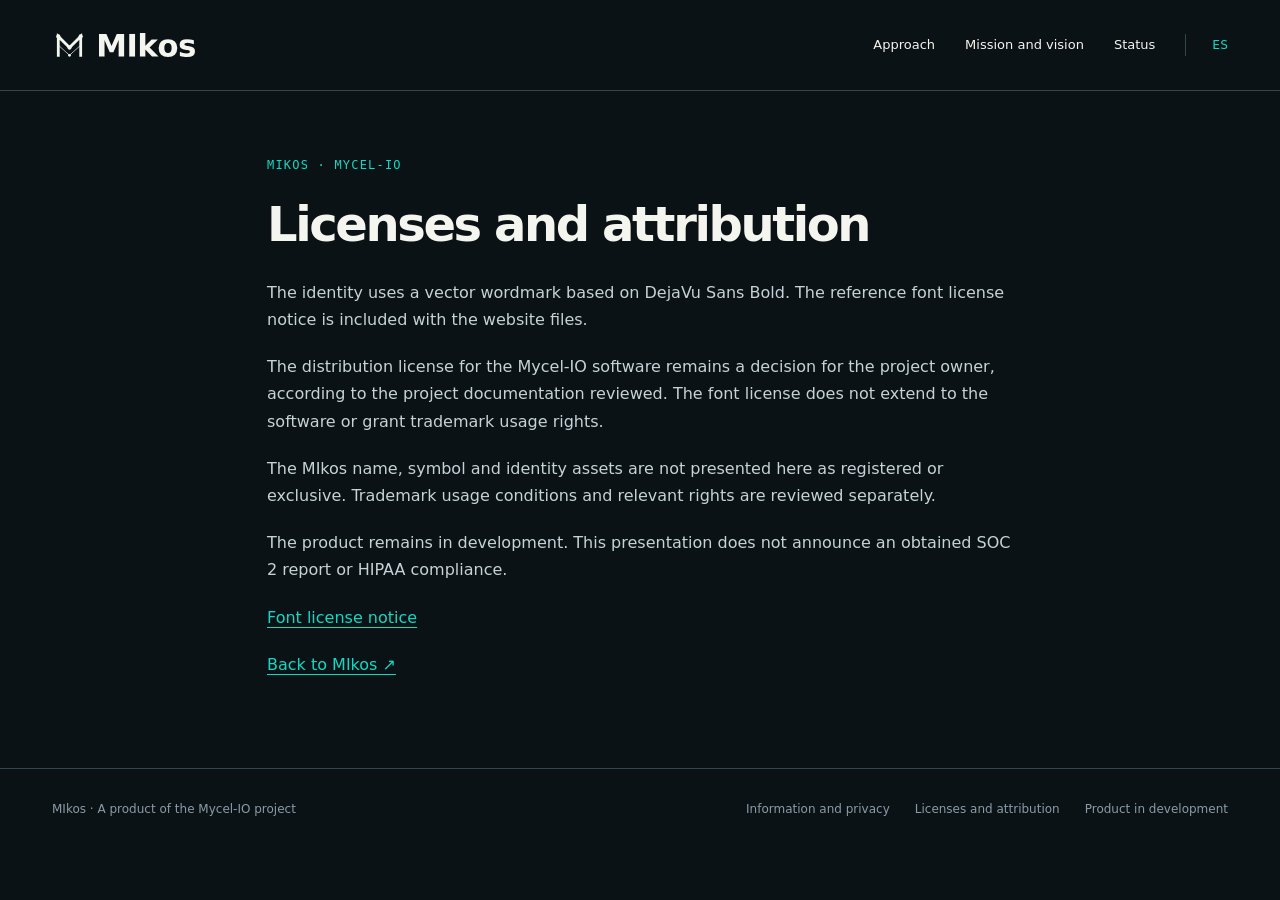
<file: mikos/en/credits.html>
<!doctype html>
<html lang="en"><head><meta charset="utf-8"><meta name="viewport" content="width=device-width,initial-scale=1"><meta name="color-scheme" content="dark light"><meta name="description" content="MIkos is a product in development from Mycel-IO, designed to connect people, AI agents, knowledge and tools with human control."><meta property="og:type" content="website"><meta property="og:site_name" content="MIkos"><meta property="og:title" content="Licenses and attribution · MIkos"><meta property="og:description" content="MIkos is a product in development from Mycel-IO, designed to connect people, AI agents, knowledge and tools with human control."><title>Licenses and attribution · MIkos</title><link rel="alternate" hreflang="es" href="../credits.html"><link rel="icon" href="../assets/favicon.svg" type="image/svg+xml"><link rel="stylesheet" href="../assets/site.css"><script src="../assets/site.js" defer></script></head><body><a class="skip" href="#main">Skip to content</a><header class="header"><div class="wrap head-inner"><a href="./" aria-label="MIkos"><span class="brand"><img src="../assets/MIkos-Simbolo-Paper.svg" alt="" width="35" height="35"><img class="word" src="../assets/MIkos-Wordmark-Paper.svg" alt="MIkos" width="96" height="24"></span></a><button class="menu-button" type="button" aria-controls="navigation" aria-expanded="false" aria-label="Open navigation" data-open-label="Open navigation" data-close-label="Close navigation">Menu ☰</button><nav class="main-nav" id="navigation" aria-label="Main navigation"><a href="./#enfoque">Approach</a><a href="./#fundamento">Mission and vision</a><a href="./#estado">Status</a><a class="language" href="../credits.html" lang="es" hreflang="es">ES</a></nav></div></header><main id="main" class="wrap credits"><div class="eyebrow">MIkos · Mycel-IO</div><h1>Licenses and attribution</h1><p>The identity uses a vector wordmark based on DejaVu Sans Bold. The reference font license notice is included with the website files.</p><p>The distribution license for the Mycel-IO software remains a decision for the project owner, according to the project documentation reviewed. The font license does not extend to the software or grant trademark usage rights.</p><p>The MIkos name, symbol and identity assets are not presented here as registered or exclusive. Trademark usage conditions and relevant rights are reviewed separately.</p><p>The product remains in development. This presentation does not announce an obtained SOC 2 report or HIPAA compliance.</p><p><a class="text-link" href="../assets/MIkos-Tipografia-Licencia.txt">Font license notice</a></p><p><a class="text-link" href="./">Back to MIkos ↗</a></p></main><footer class="footer"><div class="wrap"><span>MIkos · A product of the Mycel-IO project</span><div class="footer-links"><a href="./#privacidad">Information and privacy</a><a href="credits.html">Licenses and attribution</a><span>Product in development</span></div></div></footer></body></html>
</file>
<file: mikos/assets/site.css>
:root{--ink:#0B1215;--cyan:#14D8C3;--paper:#F5F5F0;--deep:#1A2A3A;--spore:#8A9BA8;--line:#34464D;--sans:system-ui,-apple-system,"Segoe UI",sans-serif;--mono:ui-monospace,"SFMono-Regular",Consolas,monospace}*{box-sizing:border-box}html{scroll-behavior:smooth;scroll-padding-top:100px}body{margin:0;background:var(--ink);color:var(--paper);font:16px/1.7 var(--sans)}a{color:inherit;text-decoration:none}a:hover{text-decoration:underline;text-underline-offset:5px}button{font:600 14px var(--sans);cursor:pointer}a:focus-visible,button:focus-visible{outline:3px solid var(--cyan);outline-offset:5px}.paper a:focus-visible{outline-color:var(--ink)}.skip{position:fixed;left:20px;top:-100px;padding:12px 18px;background:var(--paper);color:var(--ink);z-index:100}.skip:focus{top:10px}.wrap{max-width:1320px;padding:0 52px;margin:auto}.header{position:sticky;top:0;z-index:20;background:var(--ink);border-bottom:1px solid var(--line)}.head-inner{display:flex;align-items:center;justify-content:space-between;gap:24px;min-height:90px}.brand{display:flex;align-items:center;gap:12px;flex-shrink:0}.brand img:first-child{width:35px;height:35px}.brand .word{height:24px;width:96px}.main-nav{display:flex;align-items:center;gap:30px;font-size:13px}.main-nav .language{font-family:var(--mono);border-left:1px solid var(--line);padding-left:26px;color:var(--cyan)}.main-nav a[aria-current="location"]{color:var(--cyan)}.menu-button{display:none;background:transparent;color:var(--paper);border:1px solid var(--line);border-radius:4px;padding:11px 14px;min-height:44px}.eyebrow{font:12px/1.5 var(--mono);letter-spacing:.1em;text-transform:uppercase;color:var(--cyan);margin-bottom:25px}.pill{border:1px solid #4c716e;border-radius:100px;display:inline-flex;align-items:center;gap:9px;padding:8px 14px;font:12px var(--mono);margin-bottom:32px}.pill:before{content:"";height:6px;width:6px;border-radius:50%;background:var(--cyan)}h1,h2,h3{font-weight:650;letter-spacing:-.05em;line-height:1.08;margin:0}h1{font-size:clamp(50px,5.4vw,82px);margin-bottom:28px;max-width:800px}h2{font-size:clamp(34px,3.9vw,58px);margin-bottom:28px}h3{font-size:28px;margin-bottom:16px}p{margin:0 0 20px}em{font-style:normal;color:var(--cyan)}.hero{padding:72px 0 55px}.hero-grid{display:grid;grid-template-columns:1.3fr .8fr;gap:62px;align-items:center}.intro{font-size:19px;line-height:1.7;color:#C4D1D6;max-width:730px}.actions{display:flex;gap:14px;flex-wrap:wrap;margin-top:30px}.button{display:inline-flex;align-items:center;justify-content:center;padding:13px 20px;min-height:48px;font-size:14px;font-weight:600;border:1px solid var(--cyan);background:var(--cyan);color:var(--ink);border-radius:4px}.button.secondary{background:transparent;border-color:#54686d;color:var(--paper)}.hero-visual{background:var(--paper);color:var(--ink);padding:30px;position:relative;aspect-ratio:.77;display:flex;flex-direction:column;justify-content:space-between;overflow:hidden}.hero-visual:before{content:"";position:absolute;inset:0;background-image:linear-gradient(#0B121509 1px,transparent 1px),linear-gradient(90deg,#0B121509 1px,transparent 1px);background-size:24px 24px}.hero-visual>*{position:relative}.hero-visual .label{font:12px/1.5 var(--mono);max-width:240px}.hero-visual .symbol{width:100%;max-height:300px}.hero-visual .word{height:45px;width:180px;max-width:100%}.visual-foot{display:flex;flex-direction:column;gap:20px}.visual-foot span{font:12px/1.6 var(--mono);color:#435B61}.hero-foot{margin-top:55px;padding-top:25px;border-top:1px solid var(--line);display:flex;justify-content:space-between;gap:30px;color:var(--spore);font:12px/1.7 var(--mono)}.hero-foot span:last-child{max-width:520px;text-align:right}.section{padding:90px 0;border-top:1px solid var(--line)}.section-lead{max-width:770px;font-size:18px;color:#C4D1D6;margin-bottom:44px}.work-list{border-bottom:1px solid var(--line);margin-top:36px}.work-row{padding:32px 0;display:grid;grid-template-columns:70px .9fr 1.1fr;gap:25px;border-top:1px solid var(--line);align-items:baseline}.number{font:12px var(--mono);color:var(--cyan)}.work-row h3{font-size:28px}.work-row p{color:#BBCBD1;margin:0}.paper{background:var(--paper);color:var(--ink)}.paper .eyebrow{color:#17685D}.paper .section-lead{color:#41585F}.foundation-grid{display:grid;grid-template-columns:1fr 1fr;gap:65px;margin-top:45px}.foundation-grid p{font-size:17px;color:#344E55}.foundation-grid .kicker{font:12px var(--mono);color:#17685D;display:block;margin-bottom:20px}.source-note{border-top:1px solid #B6C8C8;margin-top:35px;padding-top:22px;font-size:13px;color:#48626A}.control-panel{margin-top:40px;padding:38px;background:#14272B;border-left:3px solid var(--cyan)}.control-panel .statement{font-size:clamp(28px,3vw,42px);font-weight:600;letter-spacing:-.04em;line-height:1.15;max-width:750px;margin-bottom:30px}.steps{display:grid;grid-template-columns:repeat(4,minmax(0,1fr));gap:20px}.step{border-top:1px solid #456166;padding-top:20px}.step span{font:12px var(--mono);color:var(--cyan);display:block;margin-bottom:12px}.step p{font-size:14px;color:#CBDADE;margin:0}.control-foot{margin:25px 0 0;font-size:14px;color:#AABFC5;max-width:900px}.status-grid{display:grid;grid-template-columns:1fr 1fr;gap:60px}.status-list{margin:0;border-top:1px solid var(--line)}.status-list div{padding:21px 0;border-bottom:1px solid var(--line)}.status-list dt{font:12px var(--mono);color:var(--spore);margin-bottom:9px}.status-list dd{margin:0;font-size:18px}.status-note{font-size:14px;color:#BDCED3}.legal-block{border-top:1px solid var(--line);padding-top:35px;display:grid;grid-template-columns:.7fr 1.3fr;gap:40px;margin-top:55px}.legal-block h3{font-size:24px}.legal-block p{font-size:14px;color:#BDCED3}.text-link{text-decoration:underline;text-underline-offset:4px}.footer{border-top:1px solid var(--line);padding:30px 0;color:var(--spore);font-size:12px}.footer .wrap{display:flex;justify-content:space-between;gap:25px;flex-wrap:wrap}.footer-links{display:flex;gap:25px}.credits{max-width:850px;padding-top:65px;padding-bottom:70px}.credits h1{font-size:48px}.credits h2{font-size:25px;margin-top:35px}.credits p{color:#C5D2D7}.credits a{color:var(--cyan)}
@media(max-width:1000px){.wrap{padding:0 32px}.hero-grid{gap:32px;grid-template-columns:1.2fr .8fr}h1{font-size:58px}.hero-visual{padding:22px}.main-nav{gap:20px}.work-row{grid-template-columns:45px 1fr 1fr;gap:20px}.steps{grid-template-columns:repeat(2,1fr)}}
@media(max-width:760px){.header{position:relative}.head-inner{min-height:78px;flex-wrap:wrap;gap:0;padding-top:16px;padding-bottom:16px}.wrap{padding-left:24px;padding-right:24px}.main-nav{display:flex;flex-wrap:wrap;justify-content:flex-start;width:100%;padding-top:25px;gap:18px 24px;font-size:14px}.js .main-nav{display:none}.js .header.menu-open .main-nav{display:flex}.js .menu-button{display:inline-flex}.main-nav .language{padding-left:0;border:0}.hero{padding-top:42px}.hero-grid{grid-template-columns:1fr;gap:40px}h1{font-size:clamp(44px,8vw,62px)}.intro{font-size:17px}.hero-visual{max-width:500px;aspect-ratio:1.15;padding:26px}.hero-visual .symbol{max-height:205px;align-self:center}.visual-foot{flex-direction:row;align-items:end;justify-content:space-between;gap:16px}.visual-foot .word{height:30px;width:120px}.visual-foot span{max-width:170px;text-align:right}.hero-foot{flex-direction:column;gap:15px}.hero-foot span:last-child{text-align:left}.section{padding:60px 0}.foundation-grid,.status-grid,.legal-block{grid-template-columns:1fr;gap:28px}.work-row{grid-template-columns:30px 1fr;gap:12px}.work-row p{grid-column:2}.work-row h3{font-size:25px}.foundation-grid p{font-size:16px}.control-panel{padding:28px 24px}.step p{font-size:14px}.legal-block{margin-top:36px}.credits h1{font-size:37px}.footer-links{flex-wrap:wrap}}
@media(max-width:390px){.wrap{padding-left:20px;padding-right:20px}h1{font-size:44px}.steps{grid-template-columns:1fr}.hero-visual{aspect-ratio:1}.visual-foot{flex-wrap:wrap}.visual-foot span{text-align:left;max-width:none}.main-nav{gap:18px}.hero-foot{font-size:12px}}
@media(prefers-reduced-motion:reduce){html{scroll-behavior:auto}*{animation:none!important;transition:none!important}}
@media print{.header,.footer,.actions,.skip{display:none!important}.hero,.section{padding:25px 0}.wrap{padding:0}body{color:#0B1215;background:white}.hero-grid{grid-template-columns:1fr}.hero-visual{display:none}.intro,.section-lead,.work-row p,.status-note,.legal-block p,.status-list dt{color:#344E55}.paper{background:white}.control-panel{background:#E6F0EC;break-inside:avoid}.control-panel em,.step span,.number{color:#17685D}.step p,.control-foot{color:#344E55}.hero-foot{color:#344E55}.work-row,.foundation-grid,.status-grid{break-inside:avoid}.section{break-before:auto}h1{font-size:42pt}h2{font-size:27pt}}
</file>
